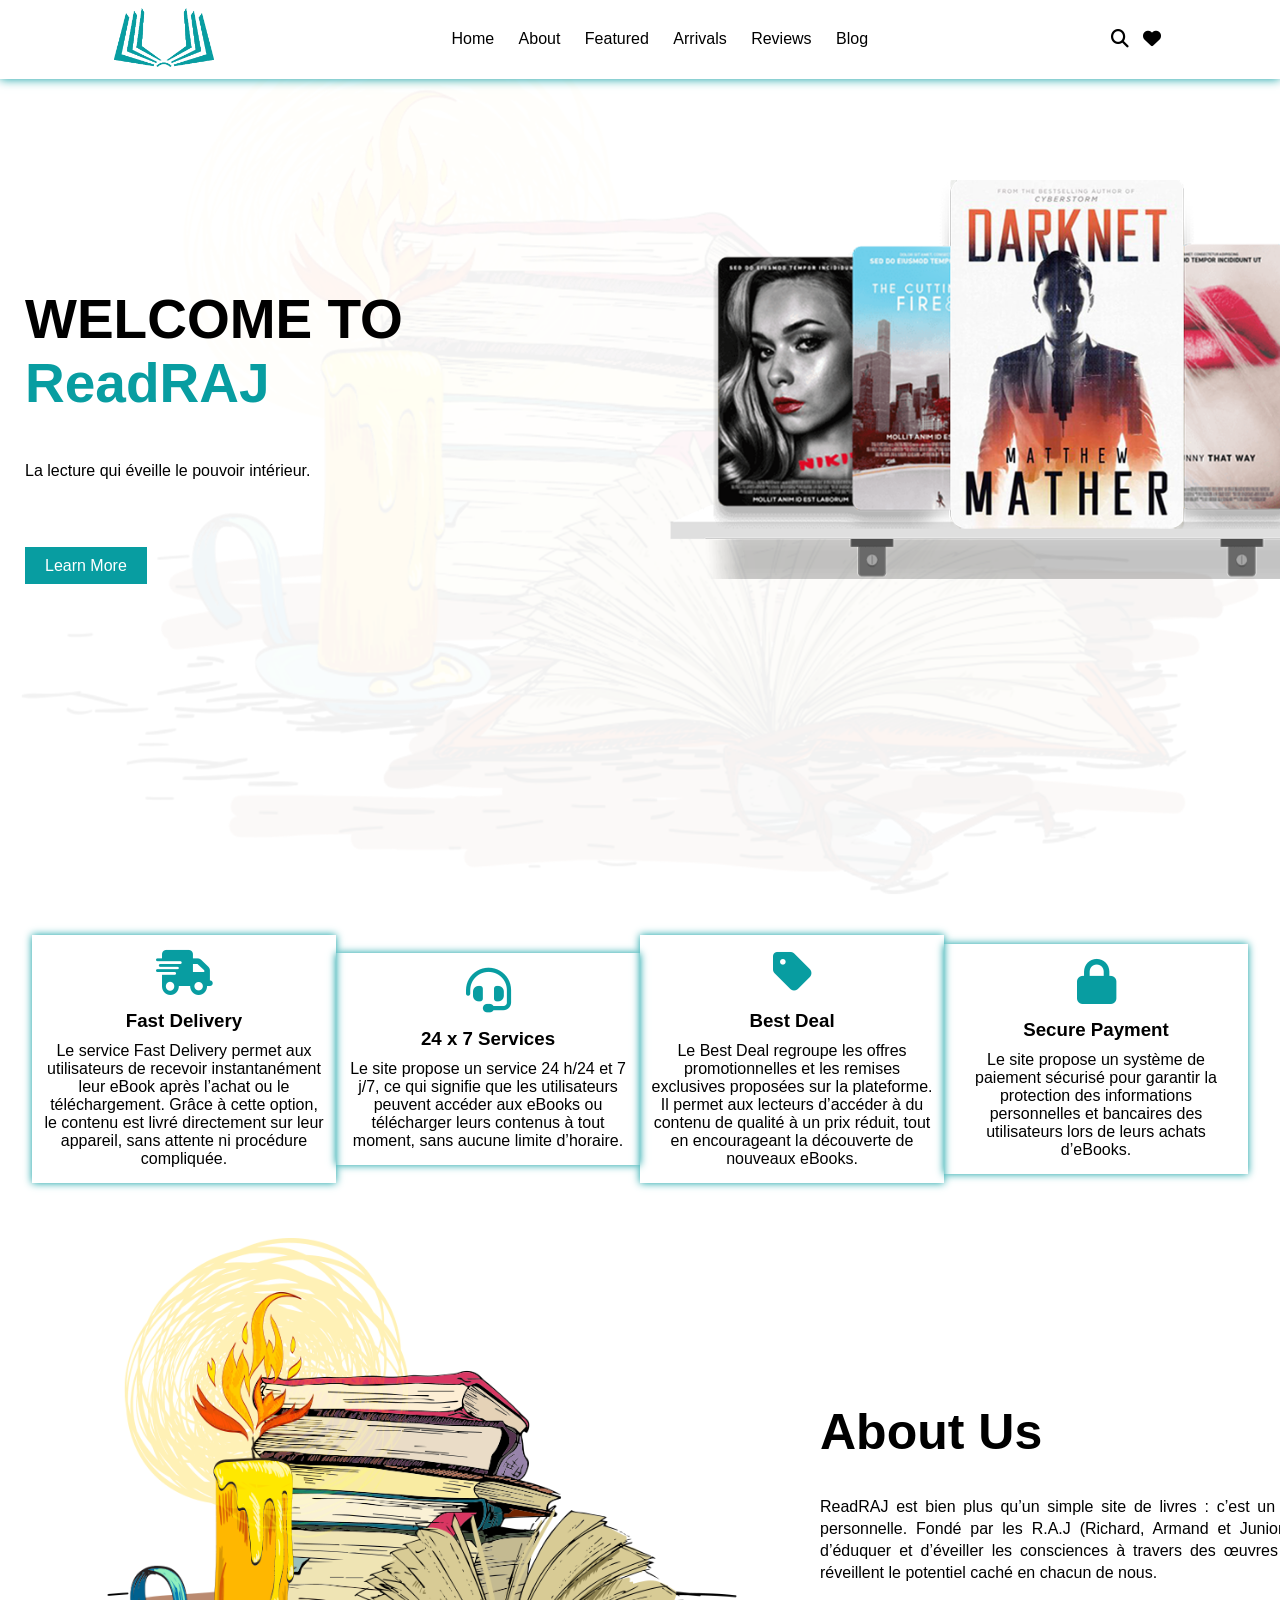
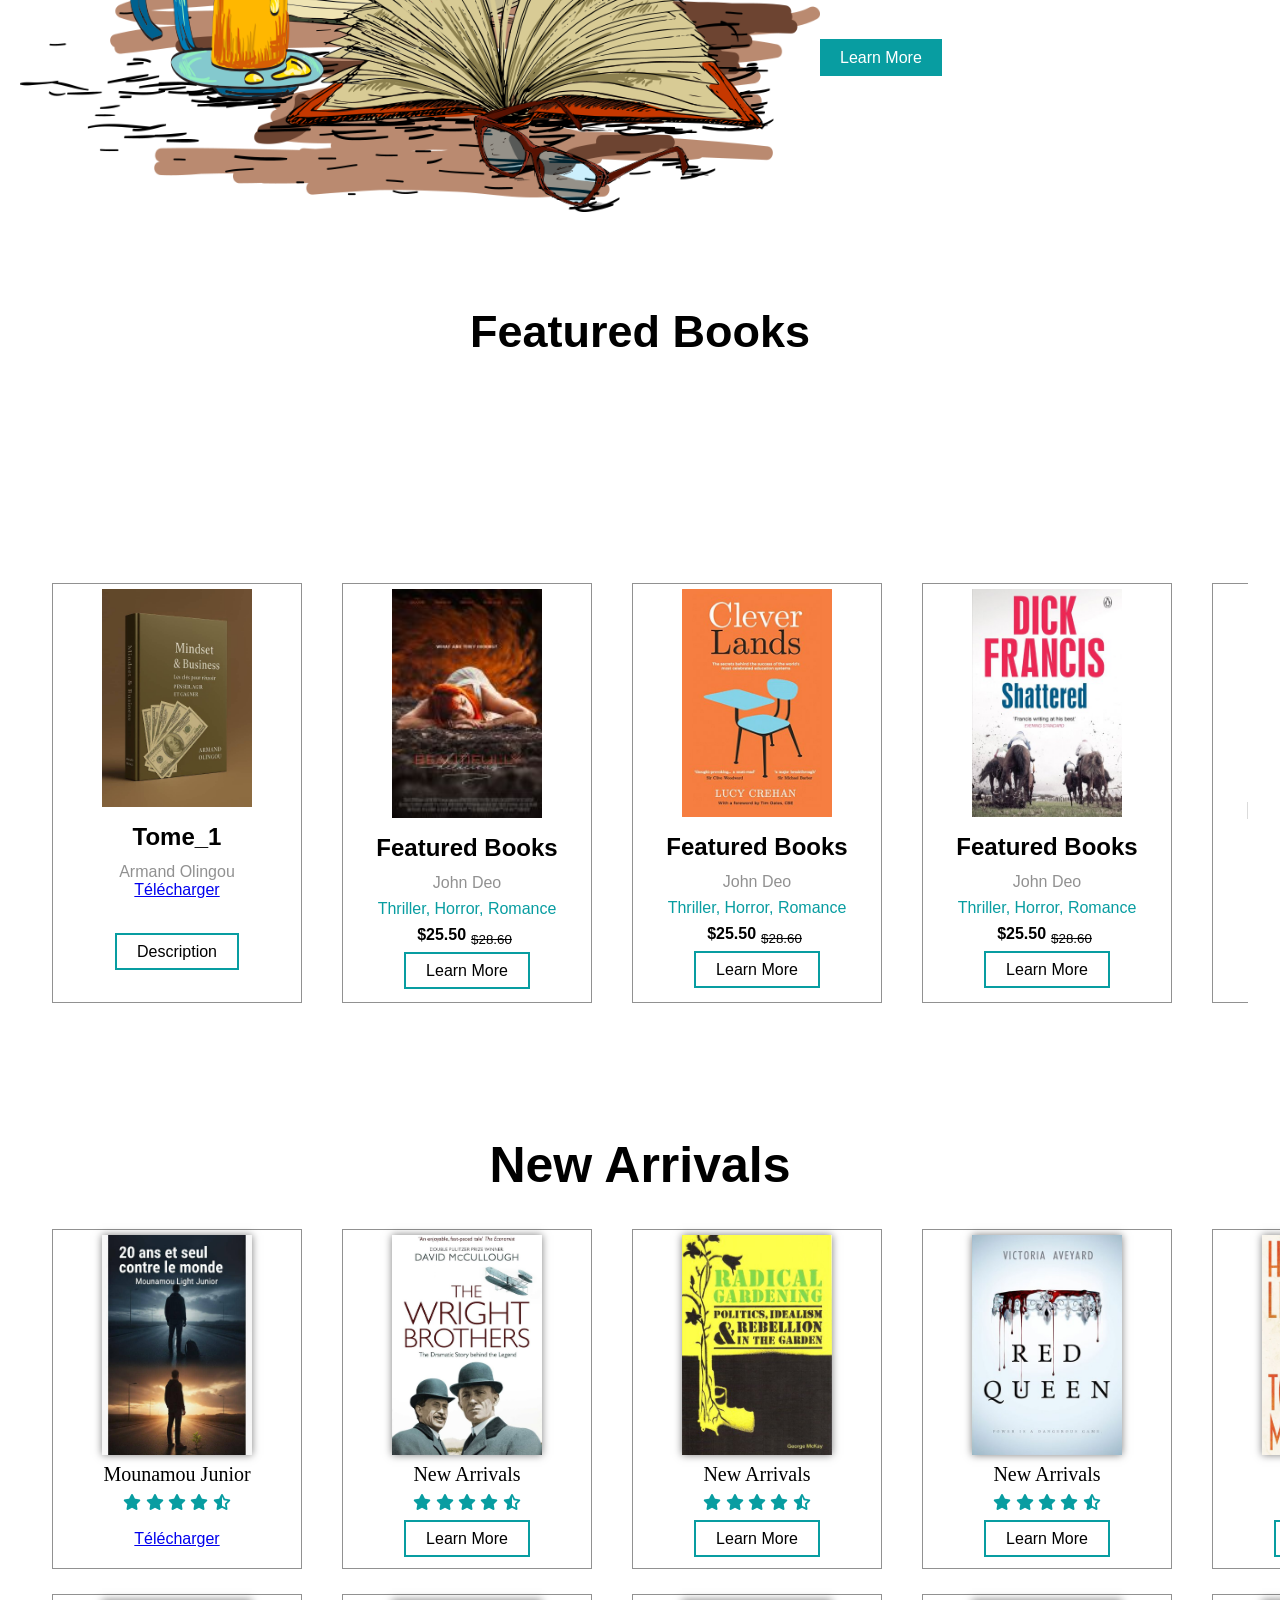
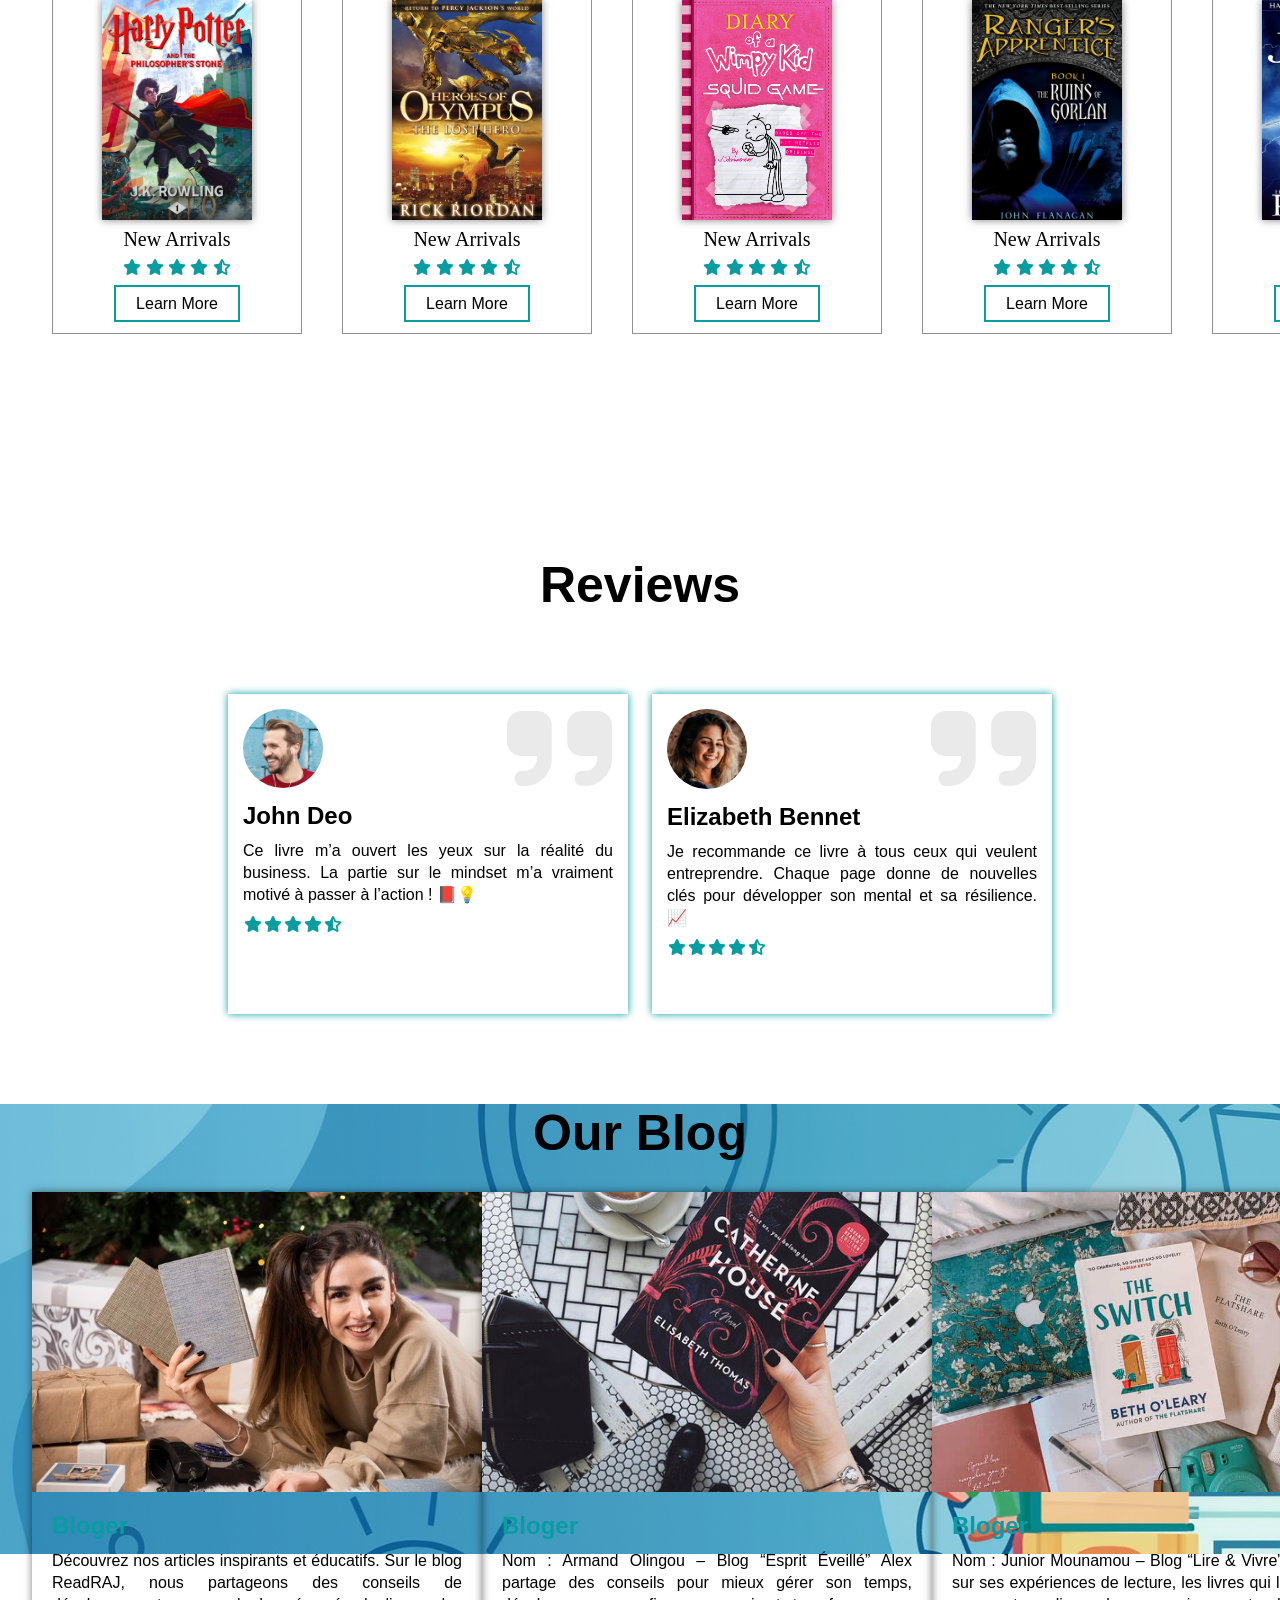
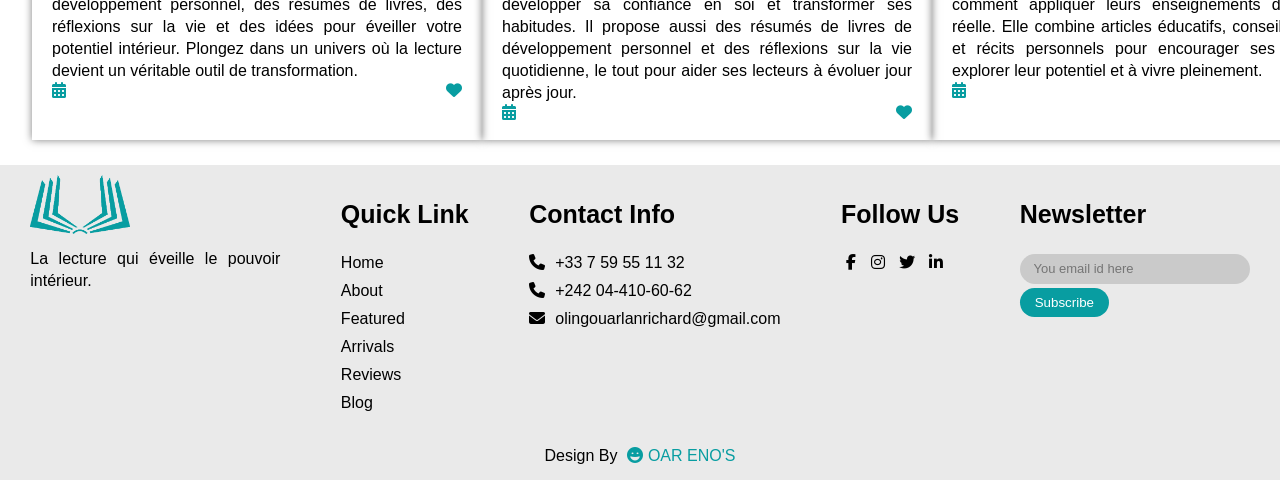
<file: index.html>
<!DOCTYPE html>
<html lang="en">

<head>
    <meta charset="UTF-8">
    <meta http-equiv="X-UA-Compatible" content="IE=edge">
    <meta name="viewport" content="width=device-width, initial-scale=1.0">

    <title>Book Store Website</title>
    <link rel="stylesheet" href="style.css">
    <link rel="stylesheet" href="https://cdnjs.cloudflare.com/ajax/libs/font-awesome/6.1.1/css/all.min.css"
        integrity="sha512-KfkfwYDsLkIlwQp6LFnl8zNdLGxu9YAA1QvwINks4PhcElQSvqcyVLLD9aMhXd13uQjoXtEKNosOWaZqXgel0g=="
        crossorigin="anonymous" referrerpolicy="no-referrer" />


</head>

<body>

    <section>

        <nav>

            <div class="logo">
                <img src="image/logo.png">
            </div>

            <ul>
                <li><a href="#Home">Home</a></li>
                <li><a href="#About">About</a></li>
                <li><a href="#Featured">Featured</a></li>
                <li><a href="#Arrivals">Arrivals</a></li>
                <li><a href="#Reviews">Reviews</a></li>
                <li><a href="#Blog">Blog</a></li>
            </ul>

            <div class="social_icon">
                <i class="fa-solid fa-magnifying-glass"></i>
                <i class="fa-solid fa-heart"></i>
            </div>

        </nav>

        <div class="main">

            <div class="main_tag">
                <h1>WELCOME TO<br><span>ReadRAJ</span></h1>

                <p>
                    La lecture qui éveille le pouvoir intérieur.
                </p>
                <a href="#" class="main_btn">Learn More</a>

            </div>

            <div class="main_img">
                <img src="image/table.png">
            </div>

        </div>

    </section>




    <!--Services-->

    <div class="services">

        <div class="services_box">

            <div class="services_card">
                <i class="fa-solid fa-truck-fast"></i>
                <h3>Fast Delivery</h3>
                <p>
                    Le service Fast Delivery permet aux utilisateurs de recevoir instantanément leur eBook après l’achat
                    ou le téléchargement. Grâce à cette option, le contenu est livré directement sur leur appareil, sans
                    attente ni procédure compliquée.
                </p>
            </div>

            <div class="services_card">
                <i class="fa-solid fa-headset"></i>
                <h3>24 x 7 Services</h3>
                <p>
                    Le site propose un service 24 h/24 et 7 j/7, ce qui signifie que les utilisateurs peuvent accéder
                    aux eBooks ou télécharger leurs contenus à tout moment, sans aucune limite d’horaire.
                </p>
            </div>

            <div class="services_card">
                <i class="fa-solid fa-tag"></i>
                <h3>Best Deal</h3>
                <p>
                    Le Best Deal regroupe les offres promotionnelles et les remises exclusives proposées sur la
                    plateforme. Il permet aux lecteurs d’accéder à du contenu de qualité à un prix réduit, tout en
                    encourageant la découverte de nouveaux eBooks.
                </p>
            </div>

            <div class="services_card">
                <i class="fa-solid fa-lock"></i>
                <h3>Secure Payment</h3>
                <p>
                    Le site propose un système de paiement sécurisé pour garantir la protection des informations
                    personnelles et bancaires des utilisateurs lors de leurs achats d’eBooks.
                </p>
            </div>

        </div>

    </div>




    <!--About-->

    <div class="about">

        <div class="about_image">
            <img src="image/about.png">
        </div>
        <div class="about_tag">
            <h1>About Us</h1>
            <p>
                ReadRAJ est bien plus qu’un simple site de livres : c’est un espace de transformation personnelle.
                Fondé par les R.A.J (Richard, Armand et Junior) pour mission d’inspirer, d’éduquer et d’éveiller les
                consciences à travers des
                œuvres qui nourrissent l’esprit et réveillent le potentiel caché en chacun de nous.

            </p>

            <a href="#" class="about_btn">Learn More</a>
        </div>

    </div>





    <!--Books-->

    <div class="featured_boks">

        <h1>Featured Books</h1>

        <div class="featured_book_box">

            <div class="featured_book_card">

                <div class="featurde_book_img">
                    <img src="image/Ebook_Armand.jpg">
                </div>

                <div class="featurde_book_tag">
                    <h2>Tome_1</h2>
                    <p class="writer">Armand Olingou</p>

                    <!-- Téléchargement -->
                    <a href="files/e-Book Business.pdf" class="download_btn" download>Télécharger</a>
                    <p class="book_price"><sub><del></del></sub></p>
                    
                    <a href="index.html-description.html" class="f_btn">Description</a>
<!--
                    <a href="#" class="f_btn" onclick="toggleDescription('desc1'); return false;"></a>

            -->      

                </div>

            </div>

                     
                    <!-- Téléchargement 
                    <a href="files/20 ANS ET SEUL CONTRE LE.pdf" class="download_btn" onclick="notAvailable(); return false;">Télécharger</a>
-->
        


            <div class="featured_book_card">

                <div class="featurde_book_img">
                    <img src="image/book_4.jpg">
                </div>

                <div class="featurde_book_tag">
                    <h2>Featured Books</h2>
                    <p class="writer">John Deo</p>
                    <div class="categories">Thriller, Horror, Romance</div>
                    <p class="book_price">$25.50<sub><del>$28.60</del></sub></p>
                    <a href="#" class="f_btn">Learn More</a>
                </div>

            </div>

            <div class="featured_book_card">

                <div class="featurde_book_img">
                    <img src="image/book_5.jpg">
                </div>

                <div class="featurde_book_tag">
                    <h2>Featured Books</h2>
                    <p class="writer">John Deo</p>
                    <div class="categories">Thriller, Horror, Romance</div>
                    <p class="book_price">$25.50<sub><del>$28.60</del></sub></p>
                    <a href="#" class="f_btn">Learn More</a>
                </div>

            </div>

        

            <div class="featured_book_card">

                <div class="featurde_book_img">
                    <img src="image/book_6.jpg">
                </div>

                <div class="featurde_book_tag">
                    <h2>Featured Books</h2>
                    <p class="writer">John Deo</p>
                    <div class="categories">Thriller, Horror, Romance</div>
                    <p class="book_price">$25.50<sub><del>$28.60</del></sub></p>
                    <a href="#" class="f_btn">Learn More</a>
                </div>

            </div>


         

            <div class="featured_book_card">

                <div class="featurde_book_img">
                    <img src="image/book_7.png">
                </div>

                <div class="featurde_book_tag">
                    <h2>Featured Books</h2>
                    <p class="writer">John Deo</p>
                    <div class="categories">Thriller, Horror, Romance</div>
                    <p class="book_price">$25.50<sub><del>$28.60</del></sub></p>
                    <a href="#" class="f_btn">Learn More</a>
                </div>

            </div>

            <div class="featured_book_card">

                <div class="featurde_book_img">
                    <img src="image/book_8.png">
                </div>

                <div class="featurde_book_tag">
                    <h2>Featured Books</h2>
                    <p class="writer">John Deo</p>
                    <div class="categories">Thriller, Horror, Romance</div>
                    <p class="book_price">$25.50<sub><del>$28.60</del></sub></p>
                    <a href="#" class="f_btn">Learn More</a>
                </div>

            </div>

            <div class="featured_book_card">

                <div class="featurde_book_img">
                    <img src="image/book_9.jpg">
                </div>

                <div class="featurde_book_tag">
                    <h2>Featured Books</h2>
                    <p class="writer">John Deo</p>
                    <div class="categories">Thriller, Horror, Romance</div>
                    <p class="book_price">$25.50<sub><del>$28.60</del></sub></p>
                    <a href="#" class="f_btn">Learn More</a>
                </div>

            </div>

                <!--

            <div class="featured_book_card">

                <div class="featurde_book_img">
                    <img src="image/book_10.png">
                </div>

                <div class="featurde_book_tag">
                    <h2>Featured Books</h2>
                    <p class="writer">John Deo</p>
                    <div class="categories">Thriller, Horror, Romance</div>
                    <p class="book_price">$25.50<sub><del>$28.60</del></sub></p>
                    <a href="#" class="f_btn">Learn More</a>
                </div>

            </div>

            <div class="featured_book_card">

                <div class="featurde_book_img">
                    <img src="image/book_11.jpg">
                </div>

                <div class="featurde_book_tag">
                    <h2>Featured Books</h2>
                    <p class="writer">John Deo</p>
                    <div class="categories">Thriller, Horror, Romance</div>
                    <p class="book_price">$25.50<sub><del>$28.60</del></sub></p>
                    <a href="#" class="f_btn">Learn More</a>
                </div>

            </div>

            <div class="featured_book_card">

                <div class="featurde_book_img">
                    <img src="image/book_12.png">
                </div>

                <div class="featurde_book_tag">
                    <h2>Featured Books</h2>
                    <p class="writer">John Deo</p>
                    <div class="categories">Thriller, Horror, Romance</div>
                    <p class="book_price">$25.50<sub><del>$28.60</del></sub></p>
                    <a href="#" class="f_btn">Learn More</a>
                </div>

            </div>

            -->

            <div class="featured_book_card">

                <div class="featurde_book_img">
                    <img src="image/book_13.png">
                </div>

                <div class="featurde_book_tag">
                    <h2>Featured Books</h2>
                    <p class="writer">John Deo</p>
                    <div class="categories">Thriller, Horror, Romance</div>
                    <p class="book_price">$25.50<sub><del>$28.60</del></sub></p>
                    <a href="#" class="f_btn">Learn More</a>
                </div>

            </div>

            <div class="featured_book_card">

                <div class="featurde_book_img">
                    <img src="image/book_14.png">
                </div>

                <div class="featurde_book_tag">
                    <h2>Featured Books</h2>
                    <p class="writer">John Deo</p>
                    <div class="categories">Thriller, Horror, Romance</div>
                    <p class="book_price">$25.50<sub><del>$28.60</del></sub></p>
                    <a href="#" class="f_btn">Learn More</a>
                </div>

            </div>

            

            <div class="featured_book_card">

                <div class="featurde_book_img">
                    <img src="image/book_15.png">
                </div>

                <div class="featurde_book_tag">
                    <h2>Featured Books</h2>
                    <p class="writer">John Deo</p>
                    <div class="categories">Thriller, Horror, Romance</div>
                    <p class="book_price">$25.50<sub><del>$28.60</del></sub></p>
                    <a href="#" class="f_btn">Learn More</a>
                </div>

            </div>



        </div>

    </div>




    <!--Arrivals-->

    <div class="arrivals">
        <h1>New Arrivals</h1>

        <div class="arrivals_box">

            <div class="arrivals_card">
                <div class="arrivals_image">
                    <img src="image/Junior.jpg">
                </div>
                <div class="arrivals_tag">
                    <p>Mounamou Junior</p>
                    <div class="arrivals_icon">
                        <i class="fa-solid fa-star"></i>
                        <i class="fa-solid fa-star"></i>
                        <i class="fa-solid fa-star"></i>
                        <i class="fa-solid fa-star"></i>
                        <i class="fa-solid fa-star-half-stroke"></i>
                    </div>
                     <a href="files/20 ANS ET SEUL CONTRE LE.pdf" class="download_btn" download>Télécharger</a>
                </div>
            </div>

            <div class="arrivals_card">
                <div class="arrivals_image">
                    <img src="image/arrival_2.jpg">
                </div>
                <div class="arrivals_tag">
                    <p>New Arrivals</p>
                    <div class="arrivals_icon">
                        <i class="fa-solid fa-star"></i>
                        <i class="fa-solid fa-star"></i>
                        <i class="fa-solid fa-star"></i>
                        <i class="fa-solid fa-star"></i>
                        <i class="fa-solid fa-star-half-stroke"></i>
                    </div>
                    <a href="#" class="arrivals_btn">Learn More</a>
                </div>
            </div>

            <div class="arrivals_card">
                <div class="arrivals_image">
                    <img src="image/arrival_3.jpg">
                </div>
                <div class="arrivals_tag">
                    <p>New Arrivals</p>
                    <div class="arrivals_icon">
                        <i class="fa-solid fa-star"></i>
                        <i class="fa-solid fa-star"></i>
                        <i class="fa-solid fa-star"></i>
                        <i class="fa-solid fa-star"></i>
                        <i class="fa-solid fa-star-half-stroke"></i>
                    </div>
                    <a href="#" class="arrivals_btn">Learn More</a>
                </div>
            </div>

            <div class="arrivals_card">
                <div class="arrivals_image">
                    <img src="image/arrival_4.jpg">
                </div>
                <div class="arrivals_tag">
                    <p>New Arrivals</p>
                    <div class="arrivals_icon">
                        <i class="fa-solid fa-star"></i>
                        <i class="fa-solid fa-star"></i>
                        <i class="fa-solid fa-star"></i>
                        <i class="fa-solid fa-star"></i>
                        <i class="fa-solid fa-star-half-stroke"></i>
                    </div>
                    <a href="#" class="arrivals_btn">Learn More</a>
                </div>
            </div>

            <div class="arrivals_card">
                <div class="arrivals_image">
                    <img src="image/arrival_5.jpg">
                </div>
                <div class="arrivals_tag">
                    <p>New Arrivals</p>
                    <div class="arrivals_icon">
                        <i class="fa-solid fa-star"></i>
                        <i class="fa-solid fa-star"></i>
                        <i class="fa-solid fa-star"></i>
                        <i class="fa-solid fa-star"></i>
                        <i class="fa-solid fa-star-half-stroke"></i>
                    </div>
                    <a href="#" class="arrivals_btn">Learn More</a>
                </div>
            </div>

            <div class="arrivals_card">
                <div class="arrivals_image">
                    <img src="image/arrival_6.jpg">
                </div>
                <div class="arrivals_tag">
                    <p>New Arrivals</p>
                    <div class="arrivals_icon">
                        <i class="fa-solid fa-star"></i>
                        <i class="fa-solid fa-star"></i>
                        <i class="fa-solid fa-star"></i>
                        <i class="fa-solid fa-star"></i>
                        <i class="fa-solid fa-star-half-stroke"></i>
                    </div>
                    <a href="#" class="arrivals_btn">Learn More</a>
                </div>
            </div>

            <div class="arrivals_card">
                <div class="arrivals_image">
                    <img src="image/arrival_7.jpg">
                </div>
                <div class="arrivals_tag">
                    <p>New Arrivals</p>
                    <div class="arrivals_icon">
                        <i class="fa-solid fa-star"></i>
                        <i class="fa-solid fa-star"></i>
                        <i class="fa-solid fa-star"></i>
                        <i class="fa-solid fa-star"></i>
                        <i class="fa-solid fa-star-half-stroke"></i>
                    </div>
                    <a href="#" class="arrivals_btn">Learn More</a>
                </div>
            </div>

            <div class="arrivals_card">
                <div class="arrivals_image">
                    <img src="image/arrival_8.webp">
                </div>
                <div class="arrivals_tag">
                    <p>New Arrivals</p>
                    <div class="arrivals_icon">
                        <i class="fa-solid fa-star"></i>
                        <i class="fa-solid fa-star"></i>
                        <i class="fa-solid fa-star"></i>
                        <i class="fa-solid fa-star"></i>
                        <i class="fa-solid fa-star-half-stroke"></i>
                    </div>
                    <a href="#" class="arrivals_btn">Learn More</a>
                </div>
            </div>

            <div class="arrivals_card">
                <div class="arrivals_image">
                    <img src="image/arrival_9.jpg">
                </div>
                <div class="arrivals_tag">
                    <p>New Arrivals</p>
                    <div class="arrivals_icon">
                        <i class="fa-solid fa-star"></i>
                        <i class="fa-solid fa-star"></i>
                        <i class="fa-solid fa-star"></i>
                        <i class="fa-solid fa-star"></i>
                        <i class="fa-solid fa-star-half-stroke"></i>
                    </div>
                    <a href="#" class="arrivals_btn">Learn More</a>
                </div>
            </div>

            <div class="arrivals_card">
                <div class="arrivals_image">
                    <img src="image/arrival_10.jpg">
                </div>
                <div class="arrivals_tag">
                    <p>New Arrivals</p>
                    <div class="arrivals_icon">
                        <i class="fa-solid fa-star"></i>
                        <i class="fa-solid fa-star"></i>
                        <i class="fa-solid fa-star"></i>
                        <i class="fa-solid fa-star"></i>
                        <i class="fa-solid fa-star-half-stroke"></i>
                    </div>
                    <a href="#" class="arrivals_btn">Learn More</a>
                </div>
            </div>

        </div>

    </div>





    <!--reviews-->

    <div class="reviews">
        <h1>Reviews</h1>

        <div class="review_box">

            <div class="review_card">
                <i class="fa-solid fa-quote-right"></i>
                <div class="card_top">
                    <img src="image/review_1.png">
                </div>
                <div class="card">
                    <h2>John Deo</h2>
                    <p>Ce livre m’a ouvert les yeux sur la réalité du business. La partie sur le mindset m’a vraiment
                        motivé à passer à l’action ! 📕💡
                    </p>
                    <div class="review_icon">
                        <i class="fa-solid fa-star"></i>
                        <i class="fa-solid fa-star"></i>
                        <i class="fa-solid fa-star"></i>
                        <i class="fa-solid fa-star"></i>
                        <i class="fa-solid fa-star-half-stroke"></i>
                    </div>
                </div>
            </div>
            <!--
            <div class="review_card">
                <i class="fa-solid fa-quote-right"></i>
                <div class="card_top">
                    <img src="image/review_2.png">
                </div>
                <div class="card">
                    <h2>John Deo</h2>
                    <p>Lorem ipsum dolor sit amet, consectetur adipisicing elit. Natus eos doloribus iure
                        distinctio! Eos dolorem quam, nisi amet saepe totam, quas quidem laboriosam dolore,
                        tenetur itaque nostrum voluptas excepturi aut.
                    </p>
                    <div class="review_icon">
                        <i class="fa-solid fa-star"></i>
                        <i class="fa-solid fa-star"></i>
                        <i class="fa-solid fa-star"></i>
                        <i class="fa-solid fa-star"></i>
                        <i class="fa-solid fa-star-half-stroke"></i>
                    </div>
                </div>
            </div>

            <div class="review_card">
                <i class="fa-solid fa-quote-right"></i>
                <div class="card_top">
                    <img src="image/review_3.png">
                </div>
                <div class="card">
                    <h2>John Deo</h2>
                    <p>Lorem ipsum dolor sit amet, consectetur adipisicing elit. Natus eos doloribus iure
                        distinctio! Eos dolorem quam, nisi amet saepe totam, quas quidem laboriosam dolore,
                        tenetur itaque nostrum voluptas excepturi aut.
                    </p>
                    <div class="review_icon">
                        <i class="fa-solid fa-star"></i>
                        <i class="fa-solid fa-star"></i>
                        <i class="fa-solid fa-star"></i>
                        <i class="fa-solid fa-star"></i>
                        <i class="fa-solid fa-star-half-stroke"></i>
                    </div>
                </div>
            </div>
   -->
            <div class="review_card">
                <i class="fa-solid fa-quote-right"></i>
                <div class="card_top">
                    <img src="image/review_4.png">
                </div>
                <div class="card">
                    <h2>Elizabeth Bennet</h2>
                    <p>Je recommande ce livre à tous ceux qui veulent entreprendre. Chaque page donne de nouvelles clés
                        pour développer son mental et sa résilience. 📈
                    </p>
                    <div class="review_icon">
                        <i class="fa-solid fa-star"></i>
                        <i class="fa-solid fa-star"></i>
                        <i class="fa-solid fa-star"></i>
                        <i class="fa-solid fa-star"></i>
                        <i class="fa-solid fa-star-half-stroke"></i>
                    </div>
                </div>
            </div>

        </div>

    </div>



    <!--Banner-->

    <div class="banner">
        <!--
        <a href="#" class="banner_btn">Learn More</a>
    </div>


-->


        <!--Blog-->

        <div class="blog">
            <h1>Our Blog</h1>
            <div class="blog_box">

                <div class="blog_card">
                    <div class="blog_img">
                        <img src="image/blog_1.jpg">
                    </div>
                    <div class="blog_tag">
                        <h2>Bloger</h2>
                        <p>
                            Découvrez nos articles inspirants et éducatifs. Sur le blog ReadRAJ, nous partageons des
                            conseils de développement personnel, des résumés de livres, des réflexions sur la vie et des
                            idées pour éveiller votre potentiel intérieur. Plongez dans un univers où la lecture devient
                            un
                            véritable outil de transformation.
                        </p>
                        <div class="blog_icon">
                            <i class="fa-solid fa-calendar-days"></i>
                            <i class="fa-solid fa-heart"></i>
                        </div>
                    </div>
                </div>

                <div class="blog_card">
                    <div class="blog_img">
                        <img src="image/blog_2.jpg">
                    </div>
                    <div class="blog_tag">
                        <h2>Bloger</h2>
                        <p>
                            Nom : Armand Olingou – Blog “Esprit Éveillé”
                            Alex partage des conseils pour mieux gérer son temps, développer sa confiance en soi et
                            transformer ses habitudes. Il propose aussi des résumés de livres de développement personnel
                            et
                            des réflexions sur la vie quotidienne, le tout pour aider ses lecteurs à évoluer jour après
                            jour.
                        </p>
                        <div class="blog_icon">
                            <i class="fa-solid fa-calendar-days"></i>
                            <i class="fa-solid fa-heart"></i>
                        </div>
                    </div>
                </div>

                <div class="blog_card">
                    <div class="blog_img">
                        <img src="image/blog_3.jpg">
                    </div>
                    <div class="blog_tag">
                        <h2>Bloger</h2>
                        <p>
                            Nom : Junior Mounamou – Blog “Lire & Vivre”
                            Clara écrit sur ses expériences de lecture, les livres qui l’inspirent et comment appliquer
                            leurs enseignements dans la vie réelle. Elle combine articles éducatifs, conseils pratiques
                            et
                            récits personnels pour encourager ses lecteurs à explorer leur potentiel et à vivre
                            pleinement.
                        </p>
                        <div class="blog_icon">
                            <i class="fa-solid fa-calendar-days"></i>
                            <i class="fa-solid fa-heart"></i>
                        </div>
                    </div>
                </div>

            </div>
        </div>





        <!--Footer-->

        <footer>
            <div class="footer_main">

                <div class="tag">
                    <img src="image/logo.png">
                    <p>
                        La lecture qui éveille le pouvoir intérieur.
                    </p>

                </div>

                <div class="tag">
                    <h1>Quick Link</h1>
                    <a href="#">Home</a>
                    <a href="#">About</a>
                    <a href="#">Featured</a>
                    <a href="#">Arrivals</a>
                    <a href="#">Reviews</a>
                    <a href="#">Blog</a>

                </div>

                <div class="tag">
                    <h1>Contact Info</h1>
                    <a href="#"><i class="fa-solid fa-phone"></i>+33 7 59 55 11 32</a>
                    <a href="#"><i class="fa-solid fa-phone"></i>+242 04-410-60-62</a>
                    <a href="#"><i class="fa-solid fa-envelope"></i>olingouarlanrichard@gmail.com</a>

                </div>

                <div class="tag">
                    <h1>Follow Us</h1>
                    <div class="social_link">
                        <i class="fa-brands fa-facebook-f"></i>
                        <i class="fa-brands fa-instagram"></i>
                        <i class="fa-brands fa-twitter"></i>
                        <i class="fa-brands fa-linkedin-in"></i>
                    </div>

                </div>

                <div class="tag">
                    <h1>Newsletter</h1>
                    <div class="search_bar">
                        <input type="text" placeholder="You email id here">
                        <button type="submit">Subscribe</button>
                    </div>
                </div>

            </div>

            <p class="end">Design By<span><i class="fa-solid fa-face-grin"></i> OAR ENO'S</span></p>

        </footer>

        <!-- Tout mon HTML ici -->

        <script>
            function toggleDescription(id) {
                var desc = document.getElementById(id);
                if (desc.style.display === "block") {
                    desc.style.display = "none";
                } else {
                    desc.style.display = "block";
                }
            }
            // Message téléchargement non dispo
            function notAvailable() {
                alert("🚫 Le téléchargement n’est pas encore disponible !");
            }
        </script>
</body>

</html>





</body>


</html>
</file>
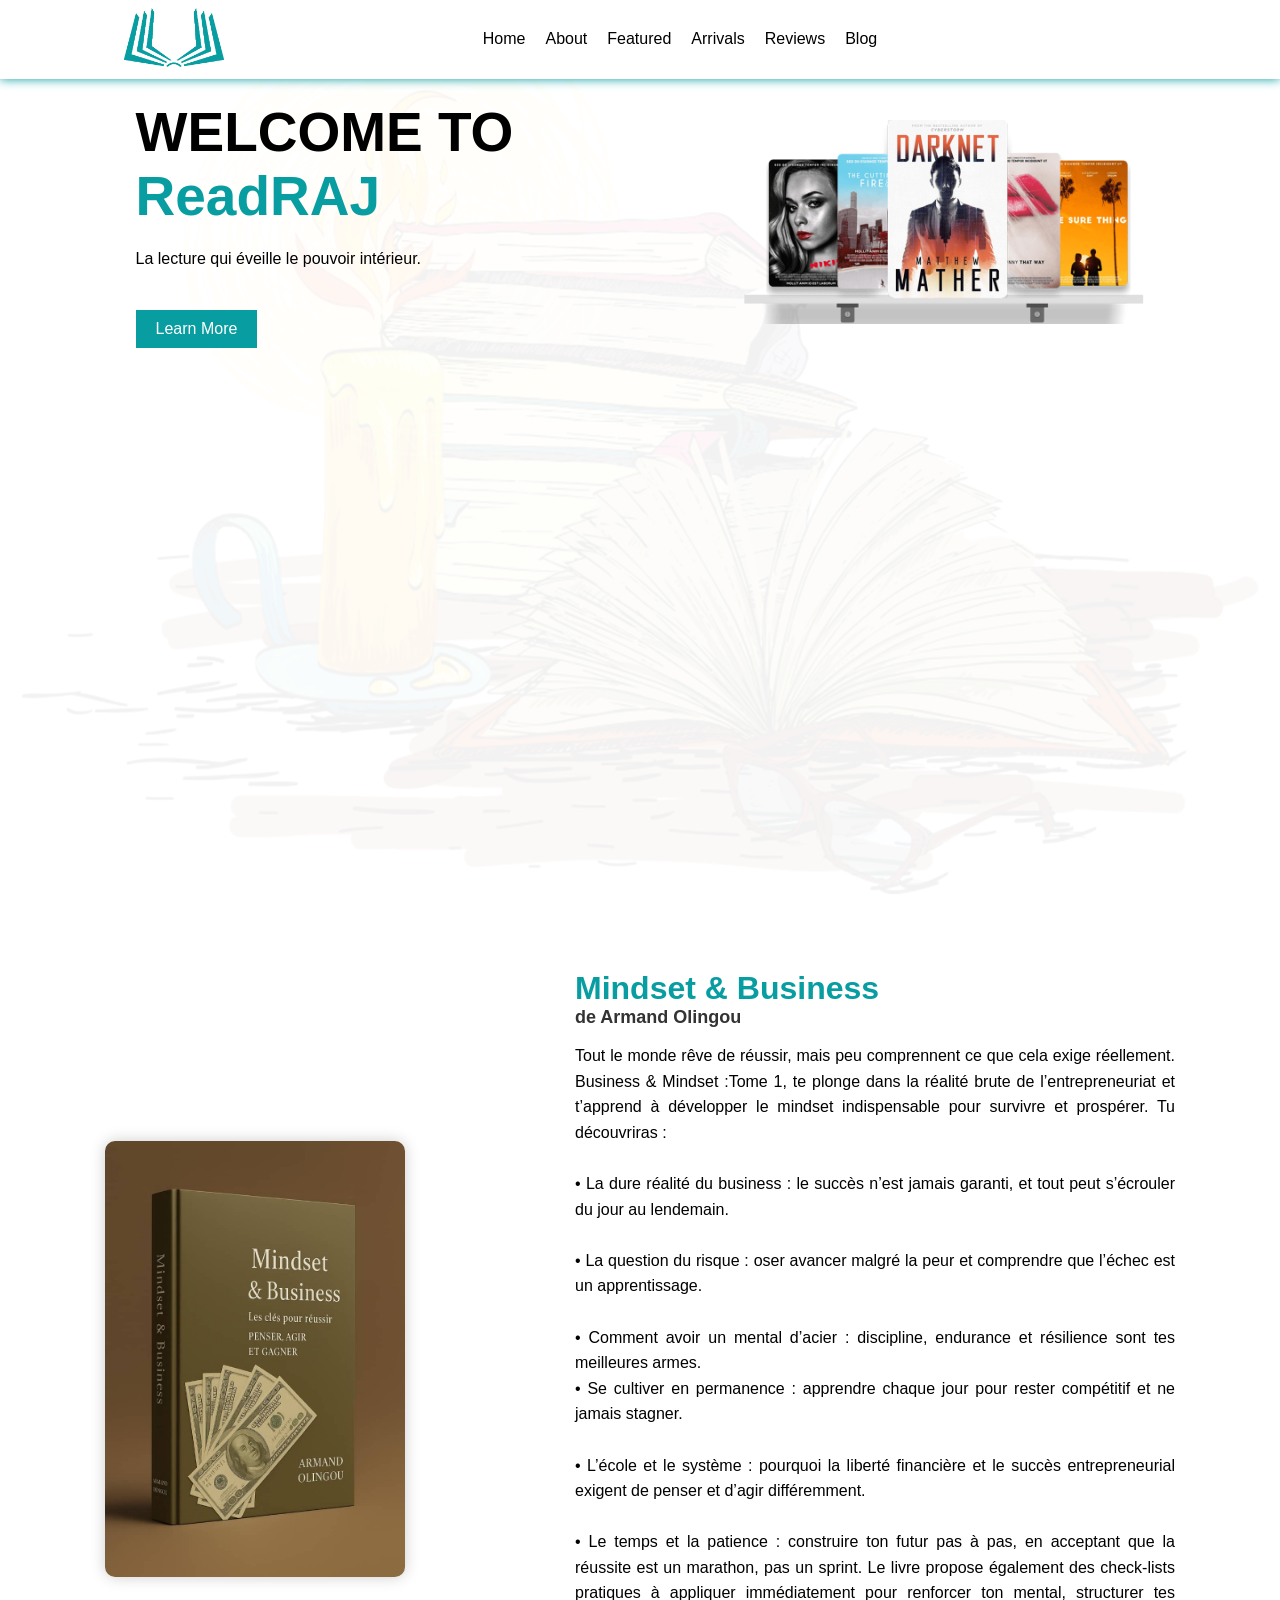
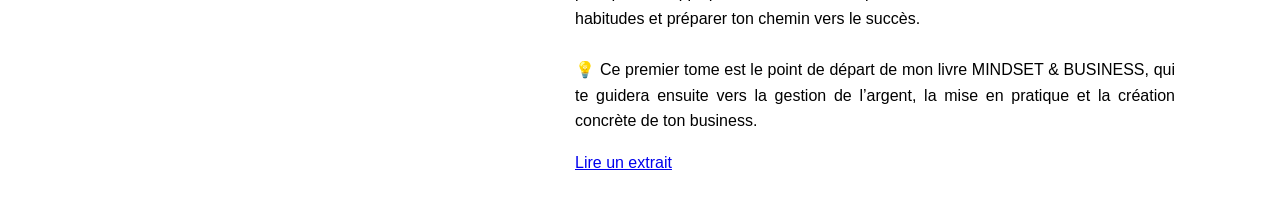
<file: index.html-description.html>
<!DOCTYPE html>
<html lang="en">

<head>
    <meta charset="UTF-8">
    <meta name="viewport" content="width=device-width, initial-scale=1.0">
    <link rel="stylesheet" href="style.css-description.css">
    <meta name="viewport" content="width=device-width, initial-scale=1.0">

    <title>Description</title>
</head>

<body>
    <section>

        <nav>

            <div class="logo">
                <img src="image/logo.png">
            </div>

            <ul>
                <li><a href="#Home">Home</a></li>
                <li><a href="#About">About</a></li>
                <li><a href="#Featured">Featured</a></li>
                <li><a href="#Arrivals">Arrivals</a></li>
                <li><a href="#Reviews">Reviews</a></li>
                <li><a href="#Blog">Blog</a></li>
            </ul>

            <div class="social_icon">
                <i class="fa-solid fa-magnifying-glass"></i>
                <i class="fa-solid fa-heart"></i>
            </div>

        </nav>

        <div class="main">

            <div class="main_tag">
                <h1>WELCOME TO<br><span>ReadRAJ</span></h1>

                <p>
                    La lecture qui éveille le pouvoir intérieur.
                </p>
                <a href="#" class="main_btn">Learn More</a>

            </div>

            <div class="main_img">
                <img src="image/table.png">
            </div>

        </div>

    </section>

    <!-- Description du livre -->
    <div class="book-description">
        <div class="book-image">
            <img src="image/Ebook_Armand.jpg" alt="Couverture du livre">
        </div>

        <div class="book-text">
            <h2>Mindset & Business</h2>
            <h4>de Armand Olingou</h4>
            <p>
                Tout le monde rêve de réussir, mais peu comprennent ce que cela exige réellement. Business & Mindset
                :Tome 1, te plonge dans la réalité brute de l’entrepreneuriat et t’apprend à développer le mindset
                indispensable pour survivre et prospérer.

                Tu découvriras :
                <br><br>
                • La dure réalité du business : le succès n’est jamais garanti, et tout peut s’écrouler du jour au
                lendemain.
                <br><br>
                • La question du risque : oser avancer malgré la peur et comprendre que l’échec est un apprentissage.
                <br><br>
                • Comment avoir un mental d’acier : discipline, endurance et résilience sont tes meilleures armes.
                <br>
                • Se cultiver en permanence : apprendre chaque jour pour rester compétitif et ne jamais stagner.
                <br><br>
                • L’école et le système : pourquoi la liberté financière et le succès entrepreneurial exigent de penser
                et d’agir différemment.
                <br><br>
                • Le temps et la patience : construire ton futur pas à pas, en acceptant que la réussite est un
                marathon, pas un sprint.

                Le livre propose également des check-lists pratiques à appliquer immédiatement pour renforcer ton
                mental, structurer tes habitudes et préparer ton chemin vers le succès.<br><br>

                💡 Ce premier tome est le point de départ de mon livre MINDSET & BUSINESS, qui te guidera ensuite vers
                la gestion de l’argent, la mise en pratique et la création concrète de ton business.
            </p>
            <a href="#" class="main_btn">Lire un extrait</a>
        </div>
    </div>


</body>


</html>
</file>
<file: style.css>
*{
    margin: 0;
    padding: 0;
    box-sizing: border-box;
    font-family: sans-serif;
}

section{
    width: 100%;
    height: 100vh;
    background-image: url(image/bg.png);
    background-size: cover;
    background-position: center;
}

section nav{
    width: 100%;
    display: flex;
    align-items: center;
    justify-content: space-around;
    box-shadow: 0 0 10px #089da1;
    background: #fff;
    position: fixed;
    left: 0;
    z-index: 100;
}

section nav .logo img{
    width: 100px;
    cursor: pointer;
    margin: 8px 0;
}

section nav ul{
    list-style: none;
}

section nav li{
    display: inline-block;
    padding: 0 10px;
}

section nav li a{
    text-decoration: none;
    color: #000;
}

section nav li a:hover{
    color: #089da1;
}

section nav .social_icon i{
    margin: 0 5px;
    font-size: 18px;
}

section nav .social_icon i:hover{
    color: #089da1;
    cursor: pointer;
}

section .main{
    display: flex;
    align-items: center;
    justify-content: space-around;
    position: relative;
    top: 10%;
}

section .main h1{
    position: relative;
    font-size: 55px;
    top: 80px;
    left: 25px;
}

section .main h1 span{
    color: #089da1;
}

section .main p{
    width: 650px;
    text-align: justify;
    line-height: 22px;
    position: relative;
    top: 125px;
    left: 25px;
}

section .main .main_tag .main_btn{
    background: #089da1;
    padding: 10px 20px;
    position: relative;
    top: 200px;
    left: 25px;
    color: #fff;
    text-decoration: none;
}

section .main .main_img img{
    width: 780px;
    position: relative;
    top: 90px;
    left: 20px;
}




/*services*/

.services{
    width: 100%;
    height: auto;
    margin: 35px 0;
}

.services .services_box{
    width: 95%;
    margin: 0 auto;
    display: flex;
    align-items: center;
    justify-content: space-around;
}

.services .services_box .services_card{
    text-align: center;
    width: 310px;
    height: auto;
    box-shadow: 0 0 8px #089da1;
    padding: 15px 10px;
}

.services .services_box .services_card i{
    color: #089da1;
    font-size: 45px;
    margin-bottom: 15px;
    cursor: pointer;
}

.services .services_box .services_card h3{
    margin-bottom: 10px;
}




/*about*/

.about{
    width: 100%;
    height: auto;
    padding: 20px;
    display: flex;
    align-items: center;
    justify-content: space-around;
}

.about .about_image img{
    width: 800px;
}

.about .about_tag h1{
    font-size: 50px;
    position: relative;
    bottom: 35px;
}

.about .about_tag p{
    line-height: 22px;
    width: 650px;
    text-align: justify;
    margin-bottom: 15px;
}

.about .about_tag .about_btn{
    padding: 10px 20px;
    background: #089da1;
    color: #fff;
    text-decoration: none;
    position: relative;
    top: 50px;
}



/*Books*/

.featured_boks{
    width: 100%;
    height: 100vh;
    padding: 70px 0;
}

.featured_boks h1{
    display: flex;
    align-items: center;
    justify-content: center;
    margin-bottom: 30px;
    font-size: 45px;
}

.featured_boks .featured_book_box{
    width: 95%;
    height: 90vh;
    margin: 0 auto;
    display: grid;
    grid-template-columns: 1fr 1fr 1fr 1fr 1fr 1fr 1fr 1fr 1fr 1fr 1fr 1fr 1fr 1fr 1fr ;
    overflow: hidden;
    
}

.featured_boks .featured_book_box .featured_book_card{
    width: 250px;
    height: 420px;
    text-align: center;
    padding: 5px;
    border: 1px solid #919191;
    margin: auto 20px;
}

.featured_boks .featured_book_box .featured_book_card:hover{
    box-shadow: 0 0 5px #089da1;
}

.featured_boks .featured_book_box .featured_book_card .featurde_book_img img{
    width: 150px;
}

.featured_boks .featured_book_box .featured_book_card .featurde_book_tag h2{
    margin: 12px;
}

.featured_boks .featured_book_box .featured_book_card .featurde_book_tag .writer{
    color: #919191;
}

.featured_boks .featured_book_box .featured_book_card .featurde_book_tag .categories{
    color: #089da1;
    margin-top: 8px;
}

.featured_boks .featured_book_box .featured_book_card .featurde_book_tag .book_price{
    margin-top: 8px;
    font-weight: bold;
    margin-bottom: 15px;
}

.featured_boks .featured_book_box .featured_book_card .featurde_book_tag .book_price sub{
    font-weight: 100;
    padding: 0 5px;
}

.featured_boks .featured_book_box .featured_book_card .featurde_book_tag .f_btn{
    padding: 8px 20px;
    border: 2px solid #089da1;
    text-decoration: none;
    color: #000;

}
/* Description cachée au départ */
.description_box {
   display: none; /* cachée par défaut */
    width: 90%;
    max-height: 200px; /* hauteur visible avant le scroll */
    margin: 10px auto;
    padding: 10px;
    border: 1px solid #ccc;
    background-color: #f8f8f8;
    border-radius: 5px;
    overflow-y: auto; /* permet le scroll vertical */
    text-align: justify;
    line-height: 1.5;
}

/* Classe à ajouter pour afficher la description */
.description_box.show {
    max-height: 500px;       /* ajuster selon la longueur du texte */
    padding: 12px 15px;      /* padding complet */
}

::-webkit-scrollbar{
    width: 10px;
    height: 5px;
    
}

::-webkit-scrollbar-track{
    box-shadow: inset 0 0 8px rgba(0,0,0,0.2);
}

::-webkit-scrollbar-thumb{
    background: #089da1;
    border-radius: 10px;

}




/*arrivals*/

.arrivals{
    width: 100%;
    height: 100vh;
    margin-bottom: 35px;
}

.arrivals h1{
    font-size: 50px;
    text-align: center;
    margin-bottom: 35px;
}

.arrivals .arrivals_box{
    width: 95%;
    margin: 0 auto;
    display: grid;
    grid-template-columns: 1fr 1fr 1fr 1fr 1fr;
    grid-gap: 25px 0;
}

.arrivals .arrivals_box .arrivals_card{
    width: 250px;
    height: 340px;
    text-align: center;
    padding: 5px;
    border: 1px solid #919191;
    margin: auto 20px;
}

.arrivals .arrivals_box .arrivals_card:hover{
    box-shadow: 0 0 5px #089da1;
}

.arrivals .arrivals_box .arrivals_card .arrivals_image{
    width: 150px;
    height: 220px;
    margin: 0 auto;
    cursor: pointer;
    box-shadow: 0 0 8px rgba(0,0,0,0.5);
    overflow: hidden;
}

.arrivals .arrivals_box .arrivals_card .arrivals_image img{
    width: 100%;
    height: 100%;
    object-fit: cover;
    object-position: center;
    transition: 0.3s;
}

.arrivals .arrivals_box .arrivals_card:hover .arrivals_image img{
    transform: scale(1.1);
}

.arrivals .arrivals_box .arrivals_card .arrivals_tag p{
    font-family: queen of camelot;
    font-size: 20px;
    margin: 8px 0;
}

.arrivals .arrivals_box .arrivals_card .arrivals_tag .arrivals_icon{
    color: #089da1;
    margin-bottom: 18px;
}

.arrivals .arrivals_box .arrivals_card .arrivals_tag .arrivals_btn{
    padding: 8px 20px;
    border: 2px solid #089da1;
    text-decoration: none;
    color: #000;
}




/*reviews*/

.reviews{
    width: 100%;
    height: auto;
}

.reviews h1{
    text-align: center;
    font-size: 50px;
    margin-top: 120px;
}

.reviews .review_box{
    width: 95%;
    height: 50vh;
    margin: 15px auto;
    display: flex;
    align-items: center;
    justify-content: center;
}

.reviews .review_box .review_card{
    width: 400px;
    height: 320px;
    box-shadow: 0 0 8px #089da1;
    padding: 15px;
    margin: 0 12px;
}

.reviews .review_box .review_card i{
    float: right;
    font-size: 120px;
    position: relative;
    bottom: 20px;
    color: #eaeaea;
}

.reviews .review_box .review_card .card_top img{
    width: 80px;
    border-radius: 50%;
    margin-bottom: 10px;
}

.reviews .review_box .review_card .card p{
    margin: 10px 0 10px 0;
    text-align: justify;
    line-height: 22px;
}

.reviews .review_box .review_card .card .review_icon i{
    font-size: 16px;
    float: left;
    margin-top: 20px;
    color: #089da1;
    padding: 0 1px;
}




/*Banner*/

.banner{
    width: 100%;
    height: 50vh;
    background-image: url(image/banner.1.png);
    background-size: cover;
    background-position: center;
}

.banner .banner_btn{
    padding: 8px 20px;
    background: #089da1;
    text-decoration: none;
    color: #fff;
    position: relative;
    top: 70%;
    left: 7%;
}




/*Blog*/

.blog{
    width: 100%;
    height: auto;
    margin: 25px 0;
}

.blog h1{
    text-align: center;
    font-size: 50px;
    margin-bottom: 30px;
}

.blog .blog_box{
    width: 95%;
    margin: 0 auto;
    display: grid;
    grid-template-columns: 1fr 1fr 1fr;
}

.blog .blog_box .blog_card{
    margin: 0 auto;
    width: 450px;
    height: auto;
    box-shadow: 0 0 8px rgba(0,0,0,0.5);
}

.blog .blog_box .blog_card .blog_img{
    width: 450px;
    height: 300px;
    overflow: hidden;
}

.blog .blog_box .blog_card .blog_img img{
    width: 100%;
    height: 100%;
    object-fit: cover;
    object-position: center;
}

.blog .blog_box .blog_card .blog_tag{
    padding: 20px;
}

.blog .blog_box .blog_card .blog_tag h2{
    color: #089da1;
}

.blog .blog_box .blog_card .blog_tag p{
    margin-top: 10px;
    text-align: justify;
    line-height: 22px;
}

.blog .blog_box .blog_card .blog_tag .blog_icon{
    display: flex;
    align-items: center;
    justify-content: space-between;
    color: #089da1;
    cursor: pointer;
}




/*Footer*/

footer{
    width: 100%;
    background: #eaeaea;
}

footer .footer_main{
    width: 100%;
    display: flex;
    justify-content: space-around;
}

footer .footer_main .tag{
    margin: 10px 0;
}

footer .footer_main .tag img{
    width: 100px;
    margin-bottom: 10px;
}

footer .footer_main .tag p{
    width: 250px;
    line-height: 22px;
    text-align: justify;
}

footer .footer_main .tag h1{
    font-size: 25px;
    margin: 25px 0;
    color: #000;
}

footer .footer_main .tag a{
    display: block;
    color: black;
    text-decoration: none;
    margin: 10px 0;
}

footer .footer_main .tag i{
    margin-right: 10px;
}

footer .footer_main .tag .social_link i{
    margin: 0 5px;
}

footer .footer_main .tag .search_bar{
    width: 230px;
    height: 30px;
    background: rgba(202,202,202);
    border-radius: 25px;
}

footer .footer_main .tag .search_bar input{
    width: 200px;
    padding: 2px 0;
    position: relative;
    top: 17%;
    left: 6%;
    border: none;
    outline: none;
    font-size: 13px;
    background: none;
}

footer .footer_main .tag .search_bar button{
    padding: 7px 15px;
    background: #089da1;
    border: none;
    margin-top: 15px;
    border-radius: 25px;
    color: #fff;
    cursor: pointer;
}

footer .end{
    display: flex;
    align-items: center;
    justify-content: center;
    padding: 15px;
    color: #000;
}

footer .end span{
    color: #089da1;
    margin-left: 10px;
}
</file>
<file: style.css-description.css>
* {
  margin: 0;
  padding: 0;
  box-sizing: border-box;
  font-family: sans-serif;
}

section {
  width: 100%;
  height: 100vh;
  background-image: url(image/bg.png);
  background-size: cover;
  background-position: center;
}

section nav {
  width: 100%;
  display: flex;
  align-items: center;
  justify-content: space-around;
  box-shadow: 0 0 10px #089da1;
  background: #fff;
  position: fixed;
  left: 0;
  z-index: 100;
}

section nav .logo img {
  width: 100px;
  cursor: pointer;
  margin: 8px 0;
}

section nav ul {
  list-style: none;
  display: flex;
  flex-wrap: wrap;
}

section nav li {
  padding: 0 10px;
}

section nav li a {
  text-decoration: none;
  color: #000;
}

section nav li a:hover {
  color: #089da1;
}

section nav .social_icon i {
  margin: 0 5px;
  font-size: 18px;
}

section nav .social_icon i:hover {
  color: #089da1;
  cursor: pointer;
}

section .main {
  display: flex;
  align-items: center;
  justify-content: space-around;
  flex-wrap: wrap;
  padding: 100px 20px;
}

section .main h1 {
  font-size: 55px;
  margin-bottom: 20px;
}

section .main h1 span {
  color: #089da1;
}

section .main p {
  max-width: 650px;
  text-align: justify;
  line-height: 22px;
  margin-bottom: 20px;
}

section .main .main_tag .main_btn {
  background: #089da1;
  padding: 10px 20px;
  color: #fff;
  text-decoration: none;
  display: inline-block;
  margin-top: 20px;
}

section .main .main_img img {
  width: 100%;
  max-width: 400px;
}

.book-description {
  display: flex;
  align-items: center;
  justify-content: space-around;
  flex-wrap: wrap;
  padding: 50px 20px;
  background: #fff;
}

.book-description .book-image img {
  width: 100%;
  max-width: 300px;
  border-radius: 10px;
  box-shadow: 0 0 15px rgba(0,0,0,0.2);
}

.book-description .book-text {
  max-width: 600px;
  margin-top: 20px;
}

.book-description .book-text h2 {
  font-size: 32px;
  color: #089da1;
}

.book-description .book-text h4 {
  font-size: 18px;
  margin-bottom: 15px;
  color: #333;
}

.book-description .book-text p {
  line-height: 1.6;
  text-align: justify;
  margin-bottom: 20px;
}

/* Responsive Design */
@media (max-width: 768px) {
  section nav {
    flex-direction: column;
    padding: 10px;
  }

  section nav ul {
    flex-direction: column;
    align-items: center;
  }

  section .main {
    flex-direction: column;
    text-align: center;
  }

  section .main h1 {
    font-size: 36px;
  }

  section .main p {
    font-size: 16px;
    padding: 0 10px;
  }

  .book-description {
    flex-direction: column;
    text-align: center;
  }

  .book-description .book-text {
    padding: 0 10px;
  }
}
</file>
